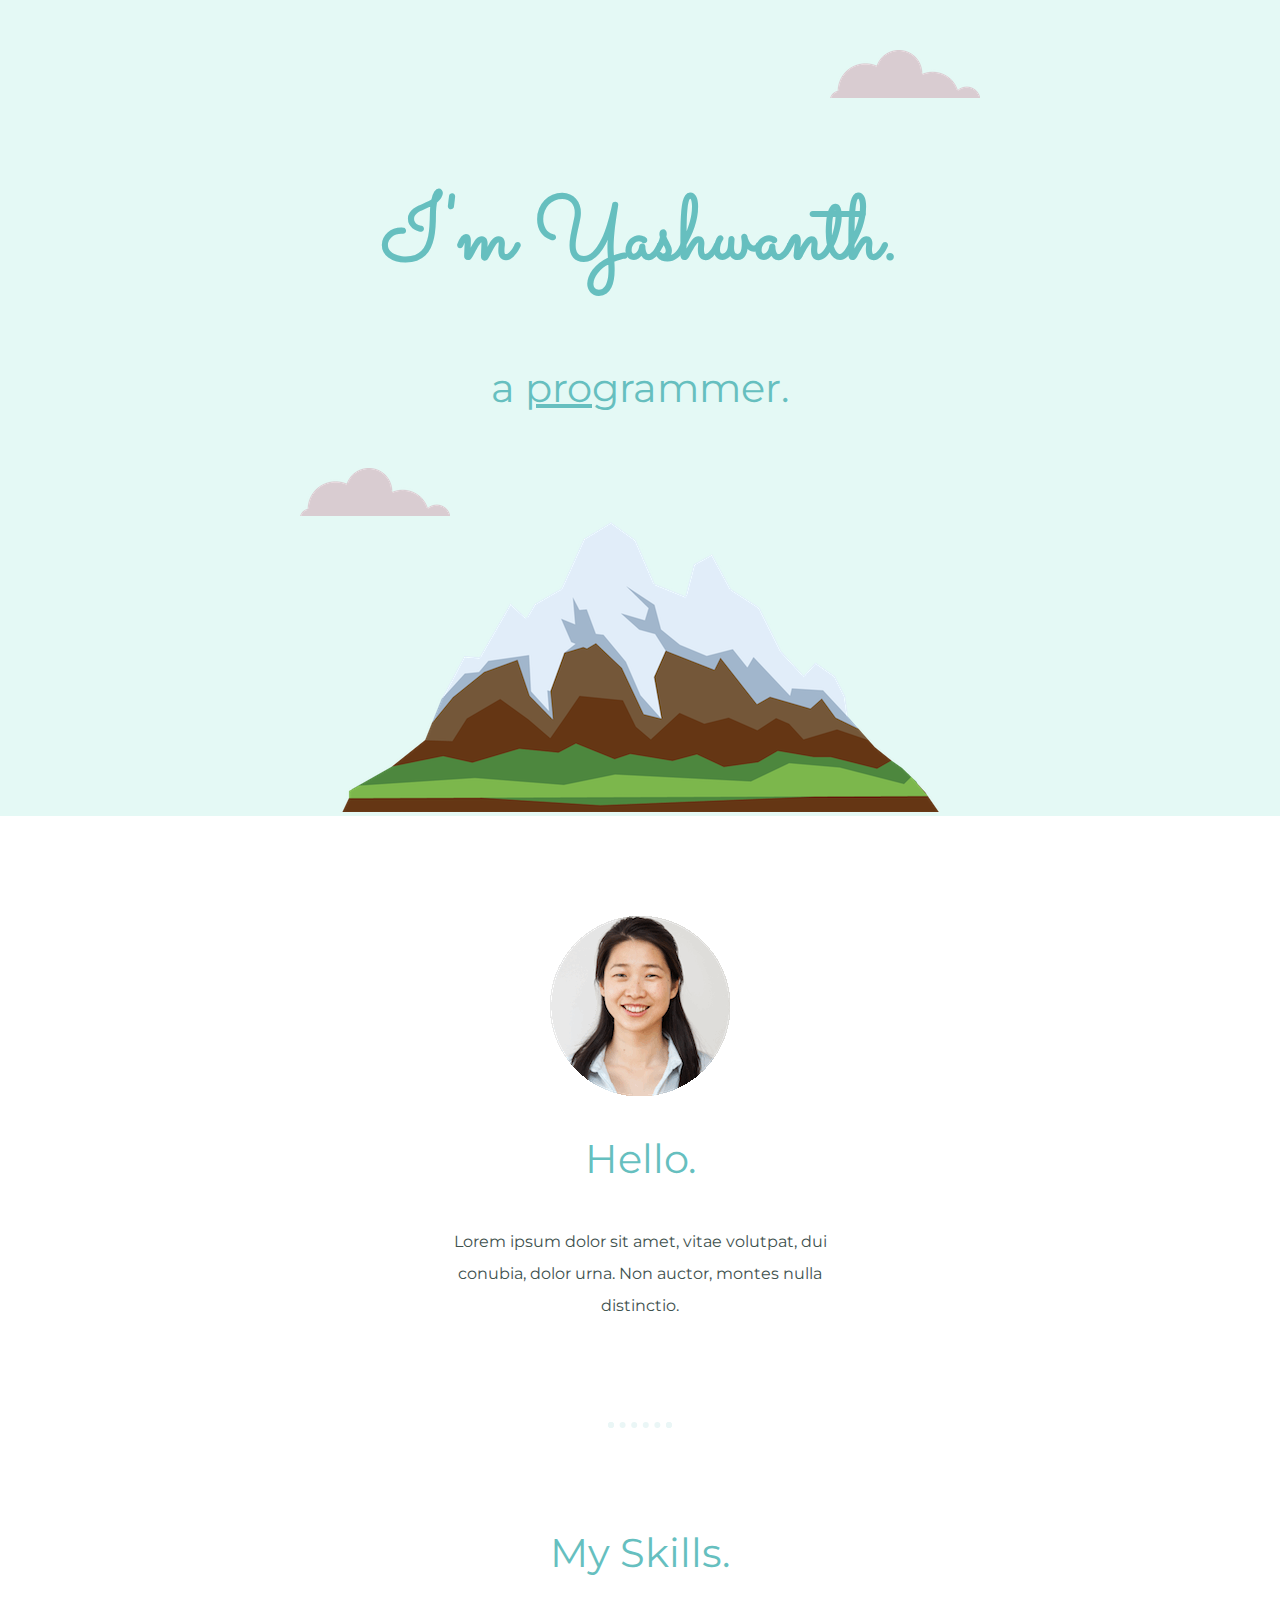
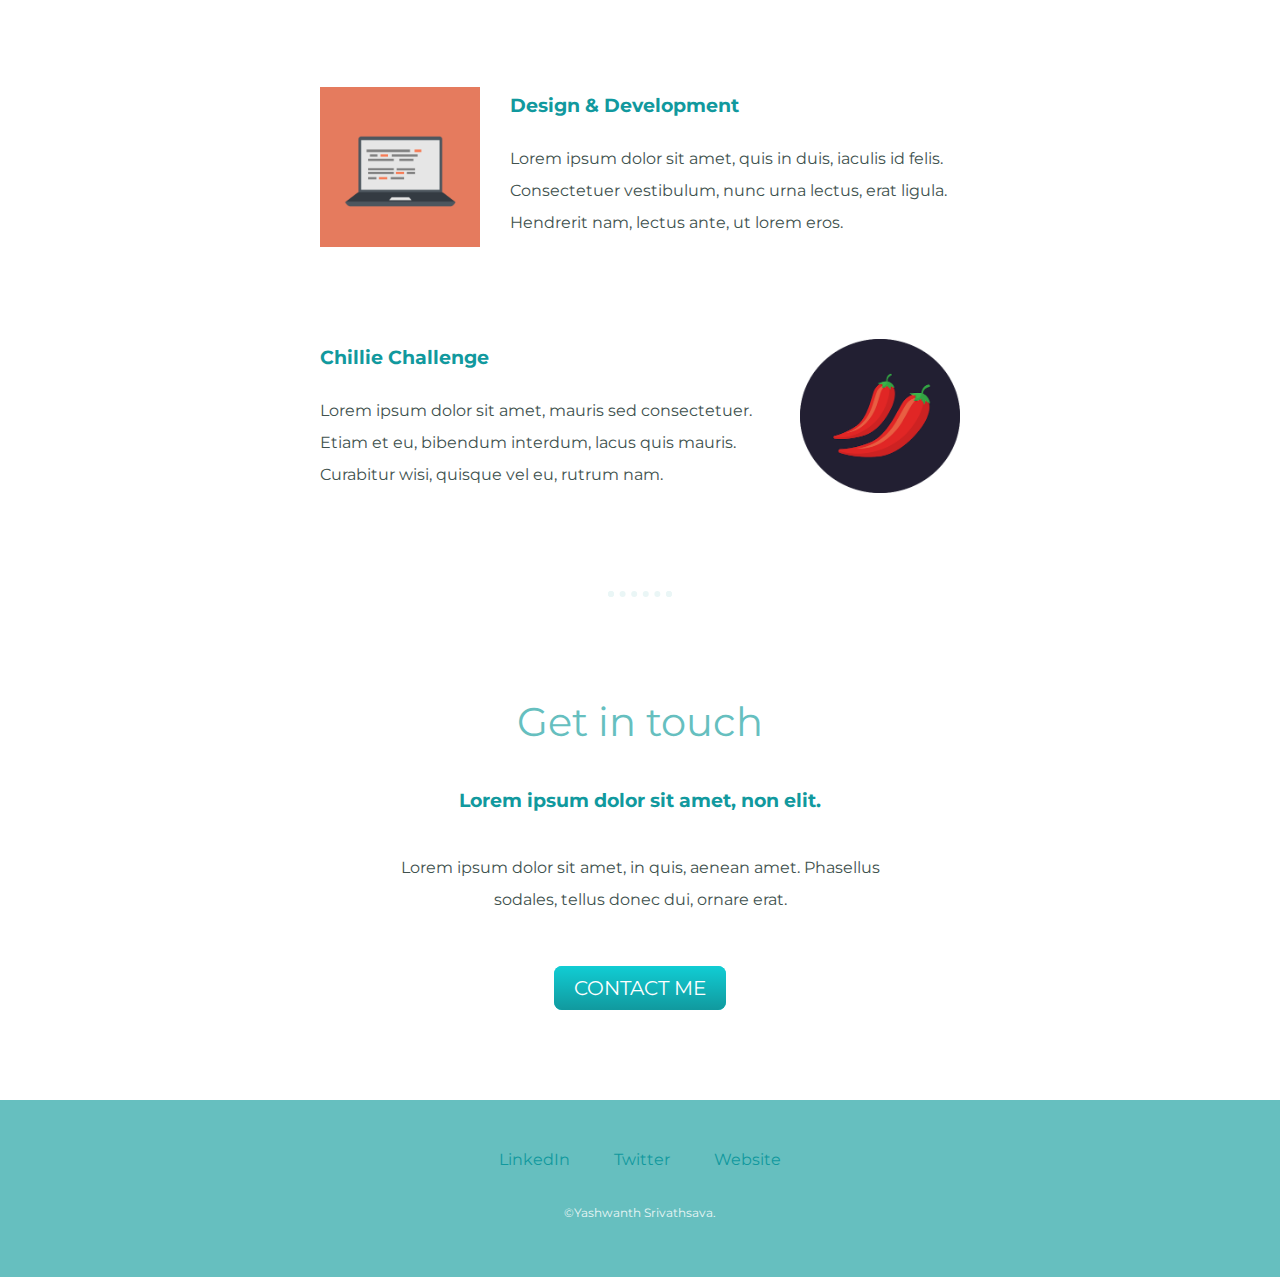
<file: index.html>
<!DOCTYPE html>
<html lang="en">
<head>
    <title>Yashwanth</title>
    <link rel="stylesheet" href="css/styles.css">
    <link rel="icon" href="assets/favicon.ico">
    <link rel="preconnect" href="https://fonts.googleapis.com">
    <link rel="preconnect" href="https://fonts.gstatic.com" crossorigin>
    <link href="https://fonts.googleapis.com/css2?family=Merriweather&family=Montserrat&family=Sacramento&display=swap" rel="stylesheet">
</head>
<body>
    <div class="top-container">
        <img class = "top-cloud" src="assets/CSS - My Site Images/cloud.png" alt="a cloud">
        <h1>I'm Yashwanth.</h1>
        <h2>a <span id = 'pro'>pro</span>grammer.</h2>
        <img class = "bottom-cloud" src="assets/CSS - My Site Images/cloud.png" alt="a cloud">
        <img src="assets/CSS - My Site Images/mountain.png" alt="a mountain">
        
    </div>

    <div class="middle-container">
        <div class="profile">
          <img src="assets/CSS - My Site Images/angela.png" alt="profile-photo">
          <h2>Hello.</h2>
          <p class="intro">Lorem ipsum dolor sit amet, vitae volutpat, dui conubia, dolor urna. Non auctor, montes nulla distinctio.</p>
        </div>
        <hr class="dotted-hr">
        <div class="skills">
          <h2>My Skills.</h2>
          <div class="skill-row">
            <img class="code-img" src="assets/CSS - My Site Images/computer.png" alt="skill-1">
            <h3>Design & Development</h3>
            <p>Lorem ipsum dolor sit amet, quis in duis, iaculis id felis. Consectetuer vestibulum, nunc urna lectus, erat ligula. Hendrerit nam, lectus ante, ut lorem eros.</p>
          </div>
          <div class="skill-row">
            <img class="chilli-img" src="assets/CSS - My Site Images/chillies.png" alt="skill-2">
            <h3>Chillie Challenge</h3>
            <p>Lorem ipsum dolor sit amet, mauris sed consectetuer. Etiam et eu, bibendum interdum, lacus quis mauris. Curabitur wisi, quisque vel eu, rutrum nam.</p>
          </div>
        </div>
        <hr class="dotted-hr">
        <div class="contact-me">
          <h2>Get in touch</h2>
          <h3>Lorem ipsum dolor sit amet, non elit.</h3>
          <p class="contact-msg">Lorem ipsum dolor sit amet, in quis, aenean amet. Phasellus sodales, tellus donec dui, ornare erat.</p>
          <a class="btn" href="mailto:name@email.com">CONTACT ME</a>
        </div>
      </div>
      
      
      <div class="bottom-container">
        <a class="footer-link" href="https://www.linkedin.com/in/yashwanth-k-srivathsava-8b5226147/"">LinkedIn</a>
        <a class="footer-link" href="https://twitter.com/YashwanthCodes">Twitter</a>
        <a class="footer-link" href="https://www.appbrewery.co/">Website</a>
        <p class="copyright">©Yashwanth Srivathsava.</p>
      </div>
</body>
</html>
</file>
<file: css/styles.css>
body {
    margin: 0;
    text-align: center;
    font-family: 'Montserrat', sans-serif;
}

h1 {
    color: #66BFBF;
    font-family: 'Sacramento', cursive;
    font-size: 5.625rem;
    line-height: 2;
    margin: 50px auto 0 auto;
}

h2 {
    color: #66BFBF;
    font-family: 'Montserrat', sans-serif;
    font-size: 2.5rem;
    font-weight: normal;
    padding-bottom: 10px;
}

h3 {
    font-family: 'Montserrat', sans-serif;
    color: #11999E;
}

a {
    color: #11999E;
    font-family: 'Montserrat', sans-serif;
    margin: 10px 20px;
    text-decoration: none;
}

a:hover {
    color: #eaf6f6;
}

p {
    color: #40514E;
    line-height: 2;
}

#pro {
    text-decoration: underline;
}

.top-container {
    background-color: #E4F9F5;
    position: relative;
    padding-top: 100px;
}

.top-cloud {
    position: absolute;
    right: 300px;
    top: 50px;
}

.bottom-cloud {
    position: absolute;
    left: 300px;
    bottom: 300px;
}

.middle-container {
    margin: 100px 0 100px;
}

.bottom-container {
    background-color: #66bfbf;
    padding: 50px 0 20px;

}

.intro {
    width: 30%;
    margin: auto;
}

.skill-row {
    width: 50%;
    margin: 100px auto;
    text-align: left;
    line-height: 2;
}

.code-img {
    width: 25%;
    float: left;
    margin-right: 30px;
}

.chilli-img {
    width: 25%;
    float: right;
    margin-left: 30px;
}

.dotted-hr {
     border: dotted #eaf6f6 6px;
     border-bottom: none;
     width: 4%;
     margin: 100px auto;
}

.contact-msg {
    width: 40%;
    margin: 40px auto 60px;
}

.btn {
    background: #11cdd4;
    background-image: -webkit-linear-gradient(top, #11cdd4, #11999e);
    background-image: -moz-linear-gradient(top, #11cdd4, #11999e);
    background-image: -ms-linear-gradient(top, #11cdd4, #11999e);
    background-image: -o-linear-gradient(top, #11cdd4, #11999e);
    background-image: linear-gradient(to bottom, #11cdd4, #11999e);
    -webkit-border-radius: 8;
    -moz-border-radius: 8;
    border-radius: 8px;
    font-family: 'Montserrat', sans-serif;
    color: #ffffff;
    font-size: 20px;
    padding: 10px 20px 10px 20px;
    text-decoration: none;
  }
  
  .btn:hover {
    background: #30e3cb;
    background-image: -webkit-linear-gradient(top, #30e3cb, #2bc48d);
    background-image: -moz-linear-gradient(top, #30e3cb, #2bc48d);
    background-image: -ms-linear-gradient(top, #30e3cb, #2bc48d);
    background-image: -o-linear-gradient(top, #30e3cb, #2bc48d);
    background-image: linear-gradient(to bottom, #30e3cb, #2bc48d);
    text-decoration: none;
  }

  .copyright {
    color: #eaf6f6;
    font-size: 0.75rem;
    padding: 20px 0px;
  }
</file>
